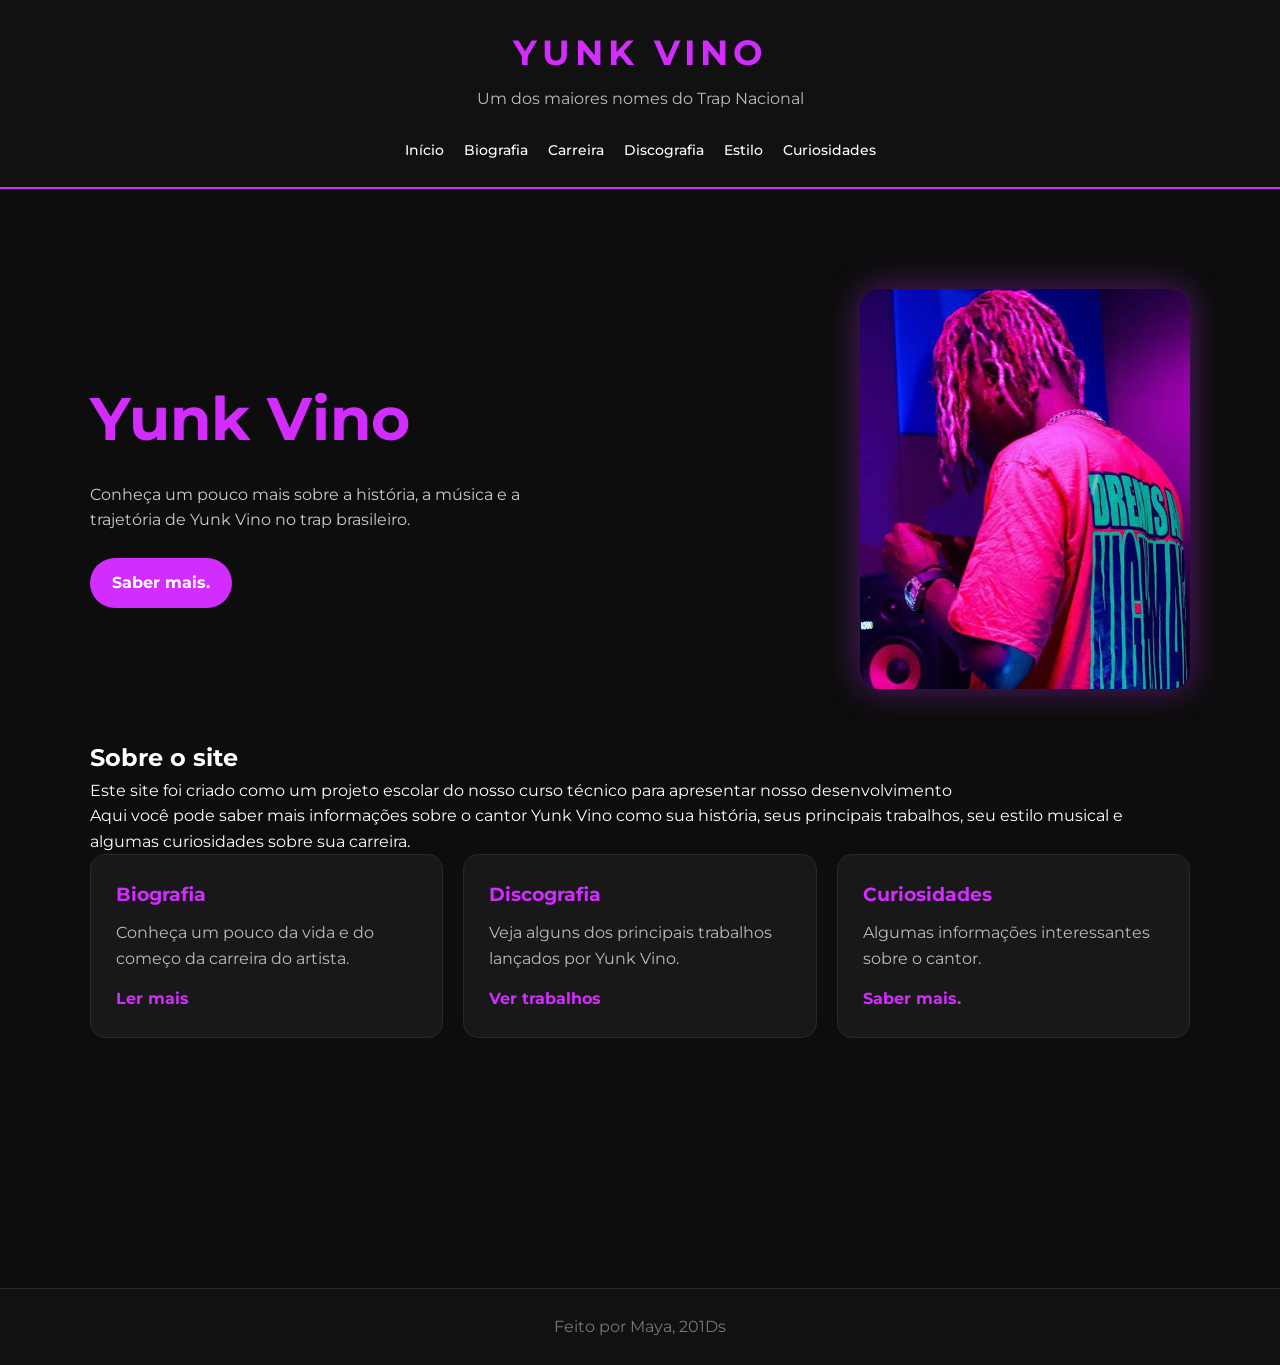
<file: index.html>
<!DOCTYPE html>
<html lang="pt-br">
<head>
    <meta charset="UTF-8">
    <meta name="viewport" content="width=device-width, initial-scale=1.0">
    <title>Yunk Vino | Início</title>
    <link rel="stylesheet" href="style.css">
</head>

<body>

<header>
    <h1>YUNK VINO</h1>
    <p>Um dos maiores nomes do Trap Nacional</p>

    <nav>
        <a href="index.html">Início</a>
        <a href="biog.html">Biografia</a>
        <a href="carreira.html">Carreira</a>
        <a href="disco.html">Discografia</a>
        <a href="estilo.html">Estilo</a>
        <a href="curiosidades.html">Curiosidades</a>
    </nav>
</header>

<main>

    <section class="hero">
        <div>
            <h2>Yunk Vino</h2>
            <p>
                Conheça um pouco mais sobre a história, a música e a
                trajetória de Yunk Vino no trap brasileiro.
            </p>

            <a class="botao" href="biog.html">Saber mais.</a>
        </div>

        <div class="foto-artista">
             <img src="img/imagesyunk.jpg" alt="fotoyunk">
        </div>
    </section>

    <section class="conteudo">
        <h2>Sobre o site</h2>

        <p>
            Este site foi criado como um projeto escolar do nosso curso técnico para apresentar nosso desenvolvimento 
        </p>

        <p>
           Aqui você pode saber mais informações sobre o cantor Yunk Vino como sua história, seus principais trabalhos,
            seu estilo musical e algumas curiosidades sobre sua carreira.
        </p>
    </section>

    <section class="cards">

        <div class="card">
            <h3> Biografia</h3>
            <p>Conheça um pouco da vida e do começo da carreira do artista.</p>
            <a href="biog.html">Ler mais</a>
        </div>

        <div class="card">
            <h3>Discografia</h3>
            <p>Veja alguns dos principais trabalhos lançados por Yunk Vino.</p>
            <a href="disco.html">Ver trabalhos</a>
        </div>

        <div class="card">
            <h3>Curiosidades</h3>
            <p>Algumas informações interessantes sobre o cantor.</p>
            <a href="curiosidades.html">Saber mais.</a>
        </div>

    </section>

</main>

<footer>
    <p>Feito por Maya, 201Ds</p>
</footer>

</body>
</html>
</file>
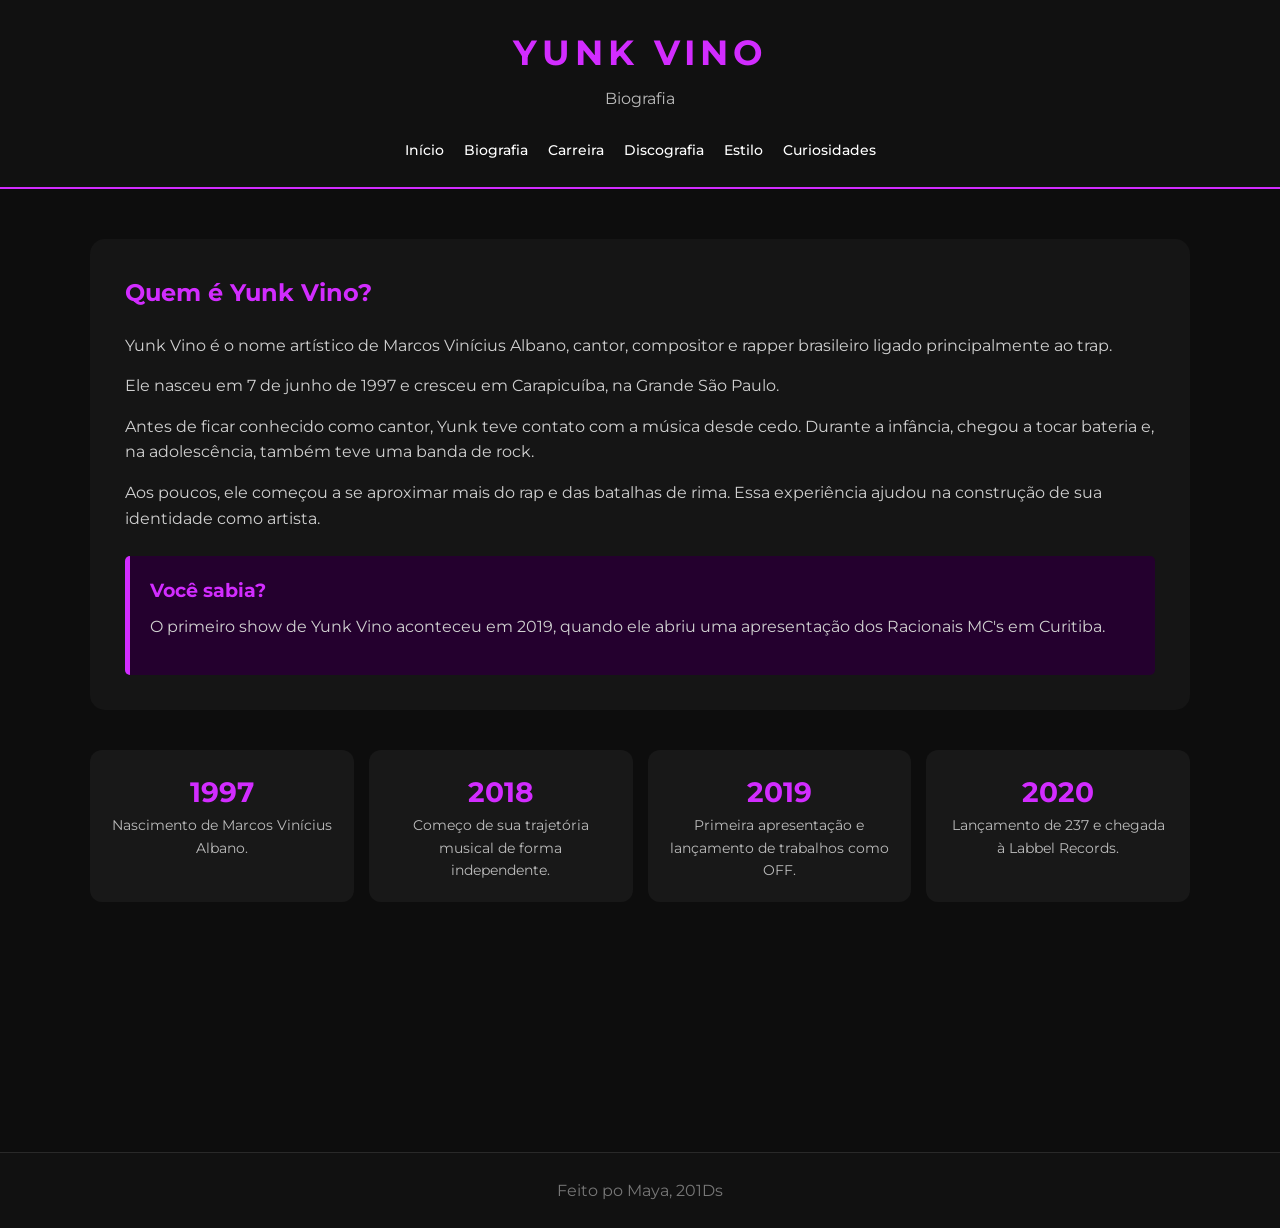
<file: bio.html>
<!DOCTYPE html>
<html lang="pt-br">
<head>
    <meta charset="UTF-8">
    <meta name="viewport" content="width=device-width, initial-scale=1.0">
    <title>Yunk Vino | Biografia</title>
    <link rel="stylesheet" href="style.css">
</head>

<body>

<header>
    <h1>YUNK VINO</h1>
    <p>Biografia</p>

     <nav>
        <a href="index.html">Início</a>
        <a href="biog.html">Biografia</a>
        <a href="carreira.html">Carreira</a>
        <a href="disco.html">Discografia</a>
        <a href="estilo.html">Estilo</a>
        <a href="curiosidades.html">Curiosidades</a>
    </nav>
</header>

<main>

    <section class="pagina">
        <h2>Quem é Yunk Vino?</h2>

        <p>
            Yunk Vino é o nome artístico de Marcos Vinícius Albano, cantor,
            compositor e rapper brasileiro ligado principalmente ao trap.
        </p>

        <p>
            Ele nasceu em 7 de junho de 1997 e cresceu em Carapicuíba,
            na Grande São Paulo.
        </p>

        <p>
            Antes de ficar conhecido como cantor, Yunk teve contato com a
            música desde cedo. Durante a infância, chegou a tocar bateria
            e, na adolescência, também teve uma banda de rock.
        </p>

        <p>
            Aos poucos, ele começou a se aproximar mais do rap e das
            batalhas de rima. Essa experiência ajudou na construção de
            sua identidade como artista.
        </p>

        <div class="destaque">
            <h3>Você sabia?</h3>
            <p>
                O primeiro show de Yunk Vino aconteceu em 2019, quando ele
                abriu uma apresentação dos Racionais MC's em Curitiba.
            </p>
        </div>
    </section>

    <section class="timeline">

        <div>
            <strong>1997</strong>
            <p>Nascimento de Marcos Vinícius Albano.</p>
        </div>

        <div>
            <strong>2018</strong>
            <p>Começo de sua trajetória musical de forma independente.</p>
        </div>

        <div>
            <strong>2019</strong>
            <p>Primeira apresentação e lançamento de trabalhos como OFF.</p>
        </div>

        <div>
            <strong>2020</strong>
            <p>Lançamento de 237 e chegada à Labbel Records.</p>
        </div>

    </section>

</main>

<footer>
    <p>Feito po Maya, 201Ds</p>
</footer>

</body>
</html>
</file>
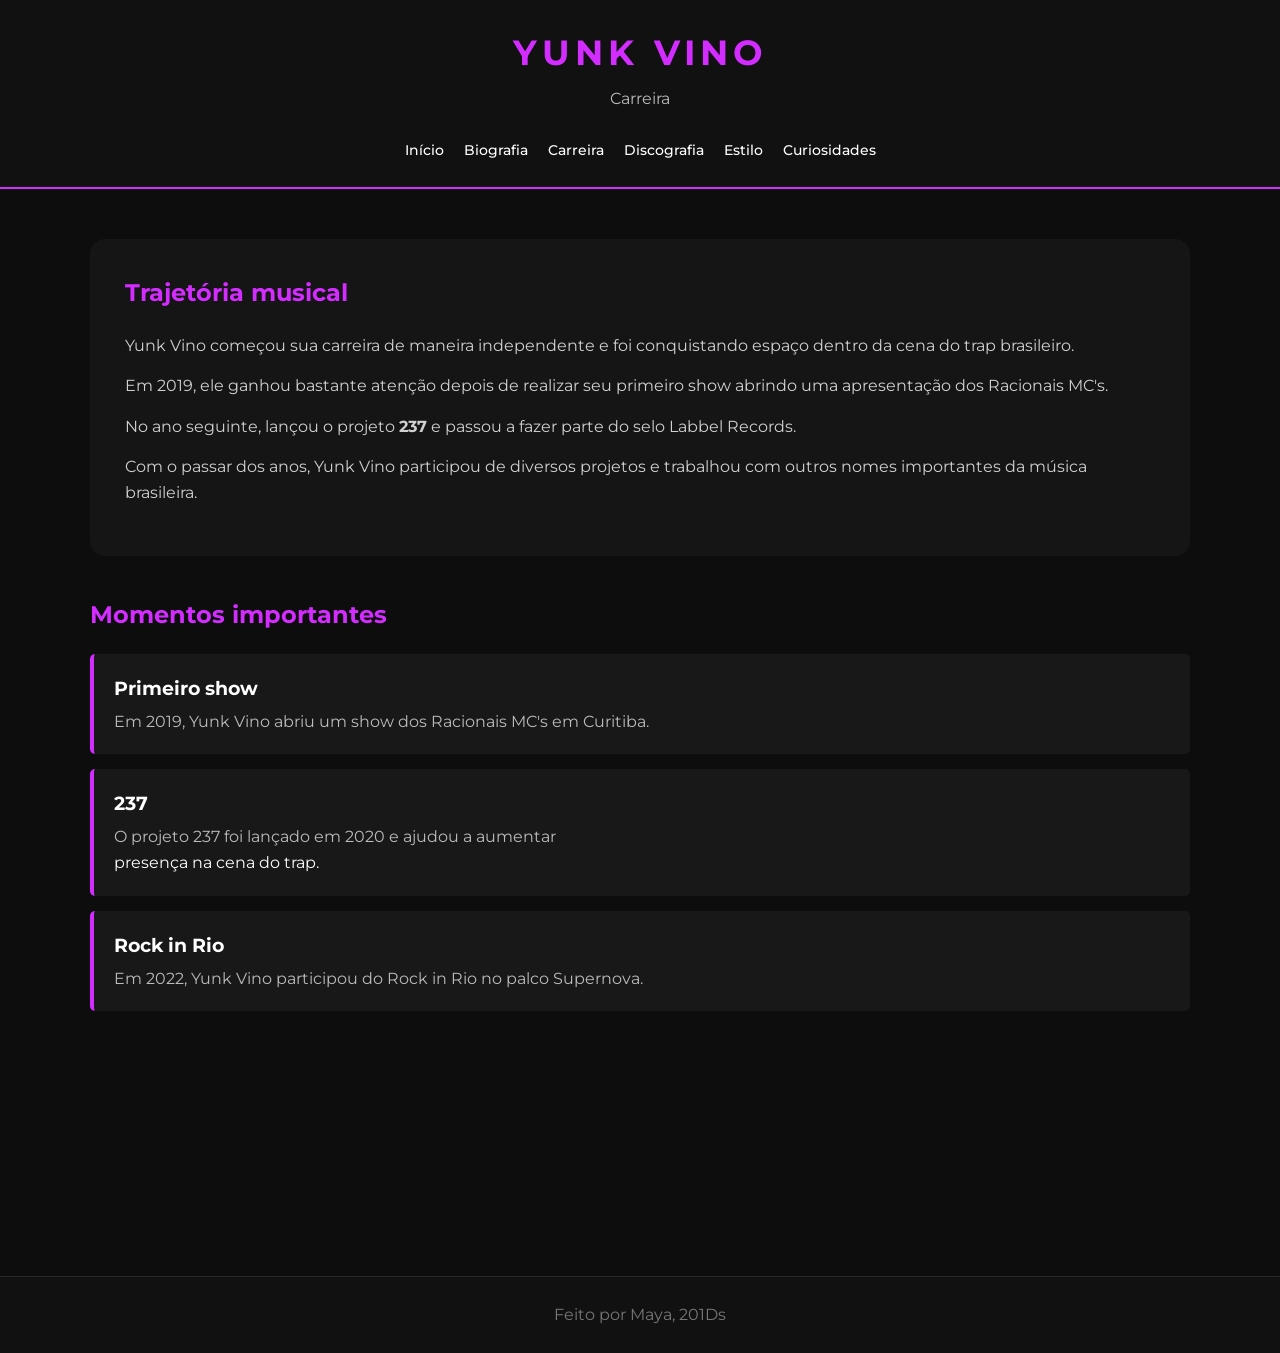
<file: carreira.html>
<!DOCTYPE html>
<html lang="pt-br">
<head>
    <meta charset="UTF-8">
    <meta name="viewport" content="width=device-width, initial-scale=1.0">
    <title>Yunk Vino | Carreira</title>
    <link rel="stylesheet" href="style.css">
</head>

<body>

<header>
    <h1>YUNK VINO</h1>
    <p>Carreira</p>

    <nav>
        <a href="index.html">Início</a>
        <a href="biog.html">Biografia</a>
        <a href="carreira.html">Carreira</a>
        <a href="disco.html">Discografia</a>
        <a href="estilo.html">Estilo</a>
        <a href="curiosidades.html">Curiosidades</a>
    </nav>
</header>

<main>

    <section class="pagina">
        <h2>Trajetória musical</h2>

        <p>
            Yunk Vino começou sua carreira de maneira independente e foi
            conquistando espaço dentro da cena do trap brasileiro.
        </p>

        <p>
       Em 2019, ele ganhou bastante atenção depois de realizar seu
      primeiro show abrindo uma apresentação dos Racionais MC's.
        </p>

        <p>
     No ano seguinte, lançou o projeto <strong>237</strong> e passou
     a fazer parte do selo Labbel Records.
     </p>

    <p>
    Com o passar dos anos, Yunk Vino participou de diversos projetos
     e trabalhou com outros nomes importantes da música brasileira.
        </p>
    </section>

    <section class="conquista">

        <h2>Momentos importantes</h2>

        <div class="item">
     <h3>Primeiro show</h3>
    <p>Em 2019, Yunk Vino abriu um show dos Racionais MC's em Curitiba.</p>
    </div>

        <div class="item">
    <h3>237</h3>
<p>O projeto 237 foi lançado em 2020 e ajudou a aumentar</p>
 presença na cena do trap.</p>
            </div>

        <div class="item">
            <h3>Rock in Rio</h3>
            <p>Em 2022, Yunk Vino participou do Rock in Rio no palco Supernova.</p> 
            </div>

    </section>

</main>

<footer>
    <p>Feito por Maya, 201Ds</p>
</footer>

</body>
</html>
</file>
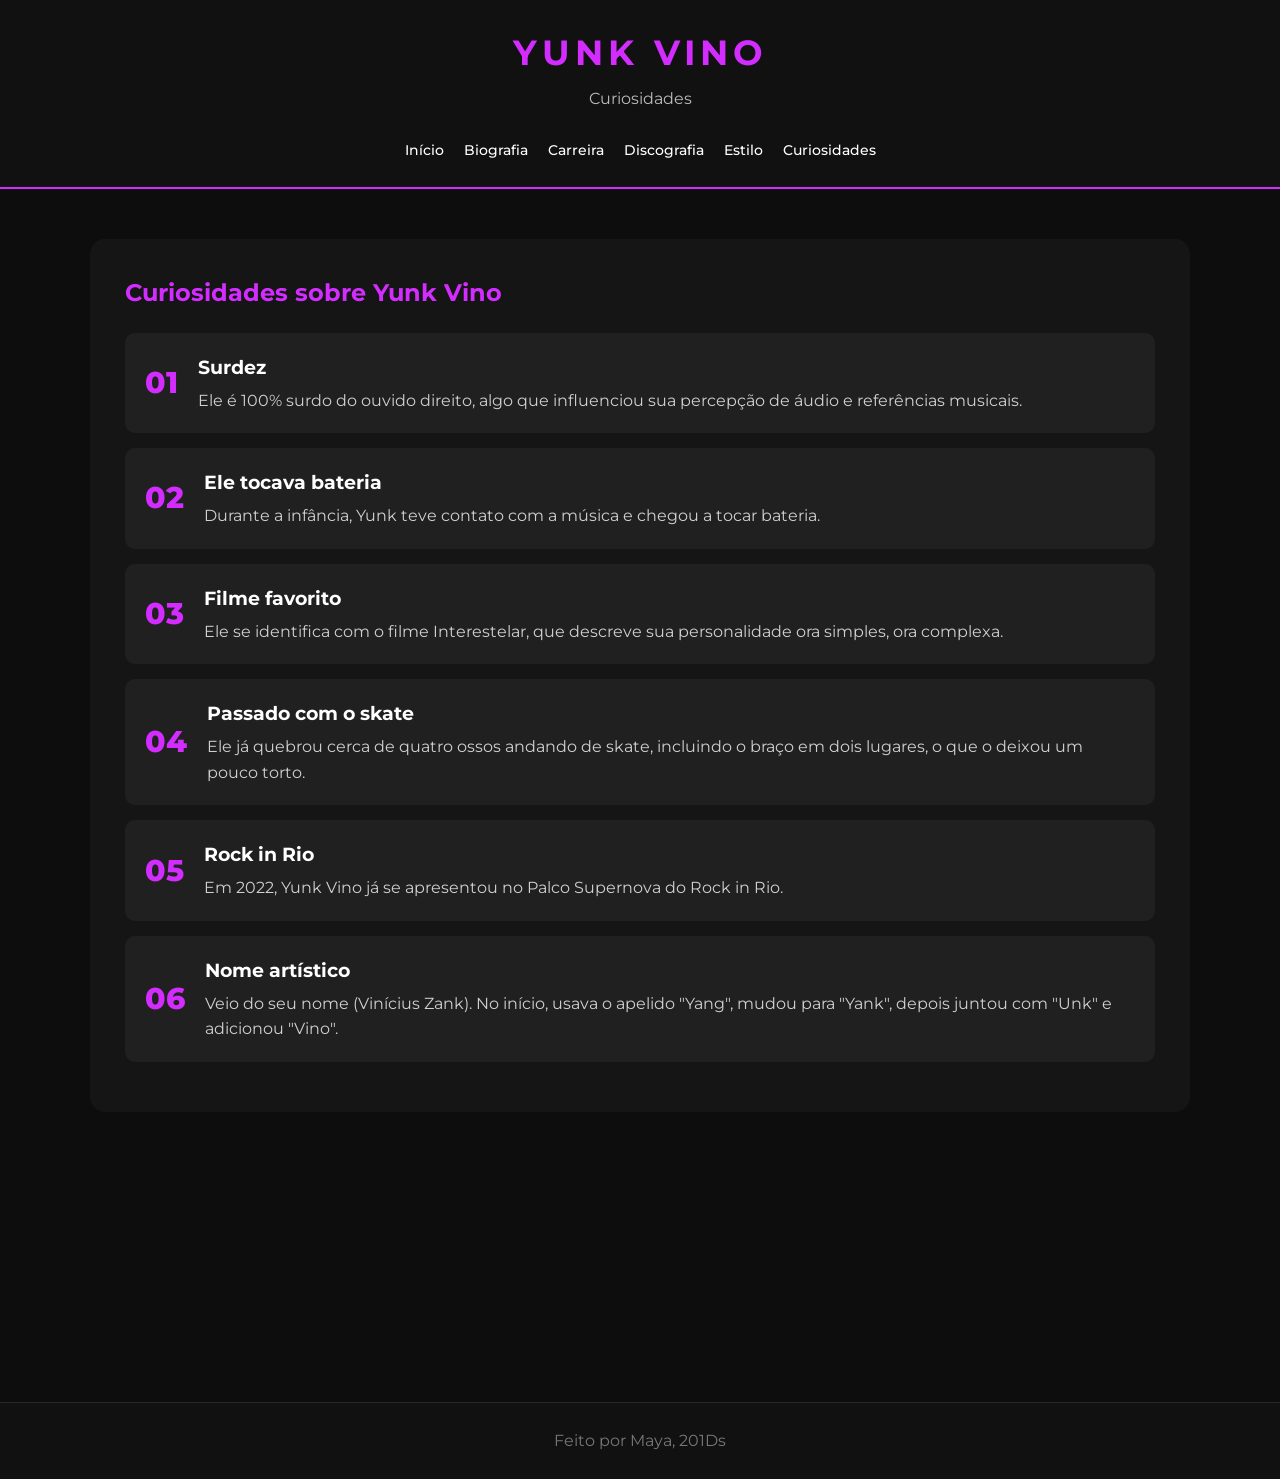
<file: curiosidades.html>
<!DOCTYPE html>
<html lang="pt-br">
<head>
    <meta charset="UTF-8">
    <meta name="viewport" content="width=device-width, initial-scale=1.0">
    <title>Yunk Vino | Curiosidades</title>
    <link rel="stylesheet" href="style.css">
</head>

<body>

<header>
    <h1>YUNK VINO</h1>
    <p>Curiosidades</p>

     <nav>
        <a href="index.html">Início</a>
        <a href="biog.html">Biografia</a>
        <a href="carreira.html">Carreira</a>
        <a href="disco.html">Discografia</a>
        <a href="estilo.html">Estilo</a>
        <a href="curiosidades.html">Curiosidades</a>
    </nav>
</header>

<main>

    <section class="pagina">

        <h2>Curiosidades sobre Yunk Vino</h2>

        <div class="curiosidade">
            <span>01</span>
            <div>
                <h3>Surdez</h3>
                <p>
                  Ele é 100% surdo do ouvido direito, algo que influenciou sua percepção de áudio e referências musicais.
                </p>
            </div>
        </div>

        <div class="curiosidade">
            <span>02</span>
            <div>
                <h3>Ele tocava bateria</h3>
                <p>
                    Durante a infância, Yunk teve contato com a música
                    e chegou a tocar bateria.
                </p>
            </div>
        </div>

        <div class="curiosidade">
            <span>03</span>
            <div>
                <h3>Filme favorito</h3>
                <p>
                   Ele se identifica com o filme Interestelar, que descreve sua personalidade ora simples, ora complexa.
                </p>
            </div>
        </div>

        <div class="curiosidade">
            <span>04</span>
            <div>
                <h3>Passado com o skate</h3>
                <p>
                 Ele já quebrou cerca de quatro ossos andando de skate, incluindo o braço em dois lugares, o que o deixou um pouco torto.
                </p>
            </div>
        </div>

        <div class="curiosidade">
            <span>05</span>
            <div>
                <h3>Rock in Rio</h3>
                <p>
                    Em 2022, Yunk Vino já se apresentou no Palco Supernova
                    do Rock in Rio.
                </p>
            </div>
        </div>

        <div class="curiosidade">
            <span>06</span>
            <div>
                <h3>Nome artístico</h3>
                <p>
                    Veio do seu nome (Vinícius Zank). No início, usava o apelido "Yang", mudou para "Yank", depois juntou com "Unk" e adicionou "Vino".
                </p>
            </div>
        </div>

    </section>

</main>

<footer>
    <p>Feito por Maya, 201Ds</p>
</footer>

</body>
</html>
</file>
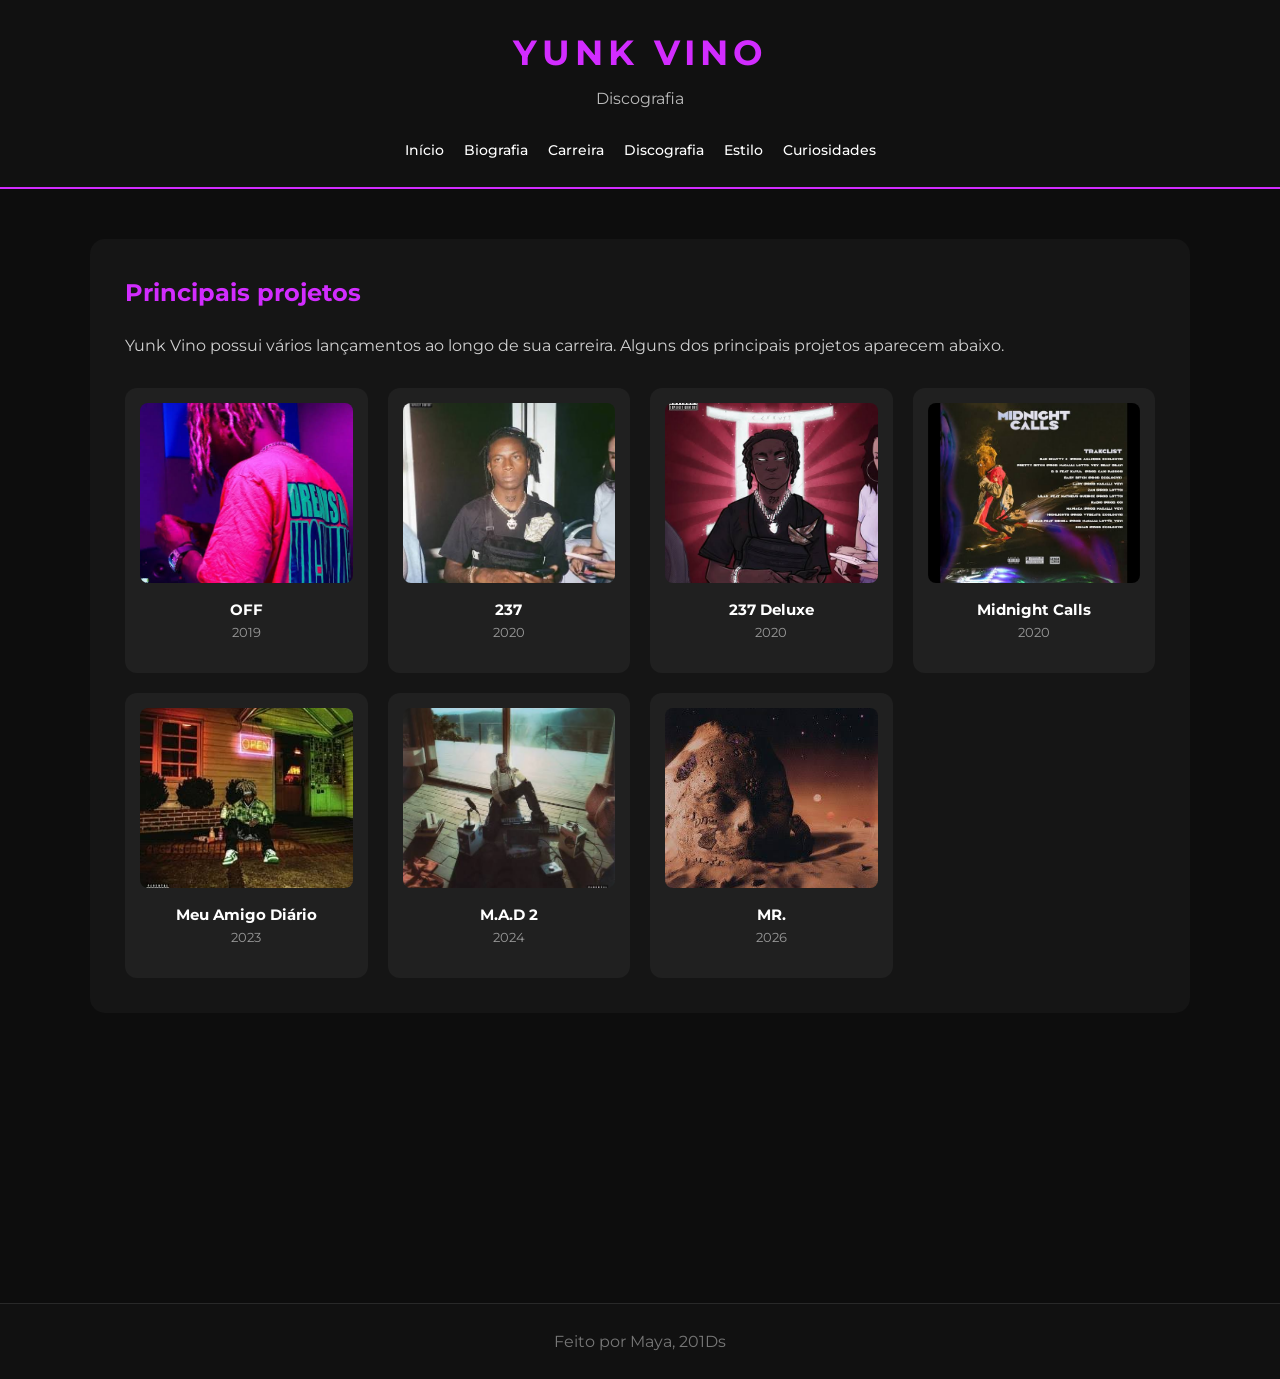
<file: disco.html>
<!DOCTYPE html>
<html lang="pt-br">
<head>
    <meta charset="UTF-8">
    <meta name="viewport" content="width=device-width, initial-scale=1.0">
    <title>Yunk Vino | Discografia</title>
      <link rel="stylesheet" href="style.css">
</head>

<body>

<header>
    <h1>YUNK VINO</h1>
    <p>Discografia</p>

     <nav>
        <a href="index.html">Início</a>
        <a href="biog.html">Biografia</a>
        <a href="carreira.html">Carreira</a>
        <a href="disco.html">Discografia</a>
        <a href="estilo.html">Estilo</a>
        <a href="curiosidades.html">Curiosidades</a>
    </nav>
</header>

<main>

    <section class="pagina">
        <h2>Principais projetos</h2>

        <p>
            Yunk Vino possui vários lançamentos ao longo de sua carreira.
            Alguns dos principais projetos aparecem abaixo.
        </p>

        <div class="albuns">

            <div class="album">
              
             <img src="img/imagesyunk.jpg" alt="fotooff">
       
                <h3>OFF</h3>
                <p>2019</p>
            </div>

            <div class="album">
                <img src="img/yunk23723.jpg" alt="foto237">
                <h3>237</h3>
                <p>2020</p>
            </div>

            <div class="album">
                 <img src="img/yunk237deluxe.jpg" alt="foto237deluxe">
                <h3>237 Deluxe</h3>
                <p>2020</p>
            </div>

            <div class="album">
                 <img src="img/yunkcalls.jpg" alt="foto237deluxe">
                <h3>Midnight Calls</h3>
                <p>2020</p>
            </div>

            <div class="album">
                 <img src="img/yunkmad1.2.jpg" alt="foto237deluxe">
                <h3>Meu Amigo Diário</h3>
                <p>2023</p>
            </div>

            <div class="album">
                <img src="img/yunkmad2.jpg" alt="foto237deluxe">
                <h3>M.A.D 2</h3>
                <p>2024</p>
            </div>

            <div class="album">
                <img src="img/yunkmr.jpg" alt="foto237deluxe">
                <h3>MR.</h3>
                <p>2026</p>
            </div>

        </div>
    </section>

</main>

<footer>
    <p>Feito por Maya, 201Ds</p>
</footer>

</body>
</html>
</file>
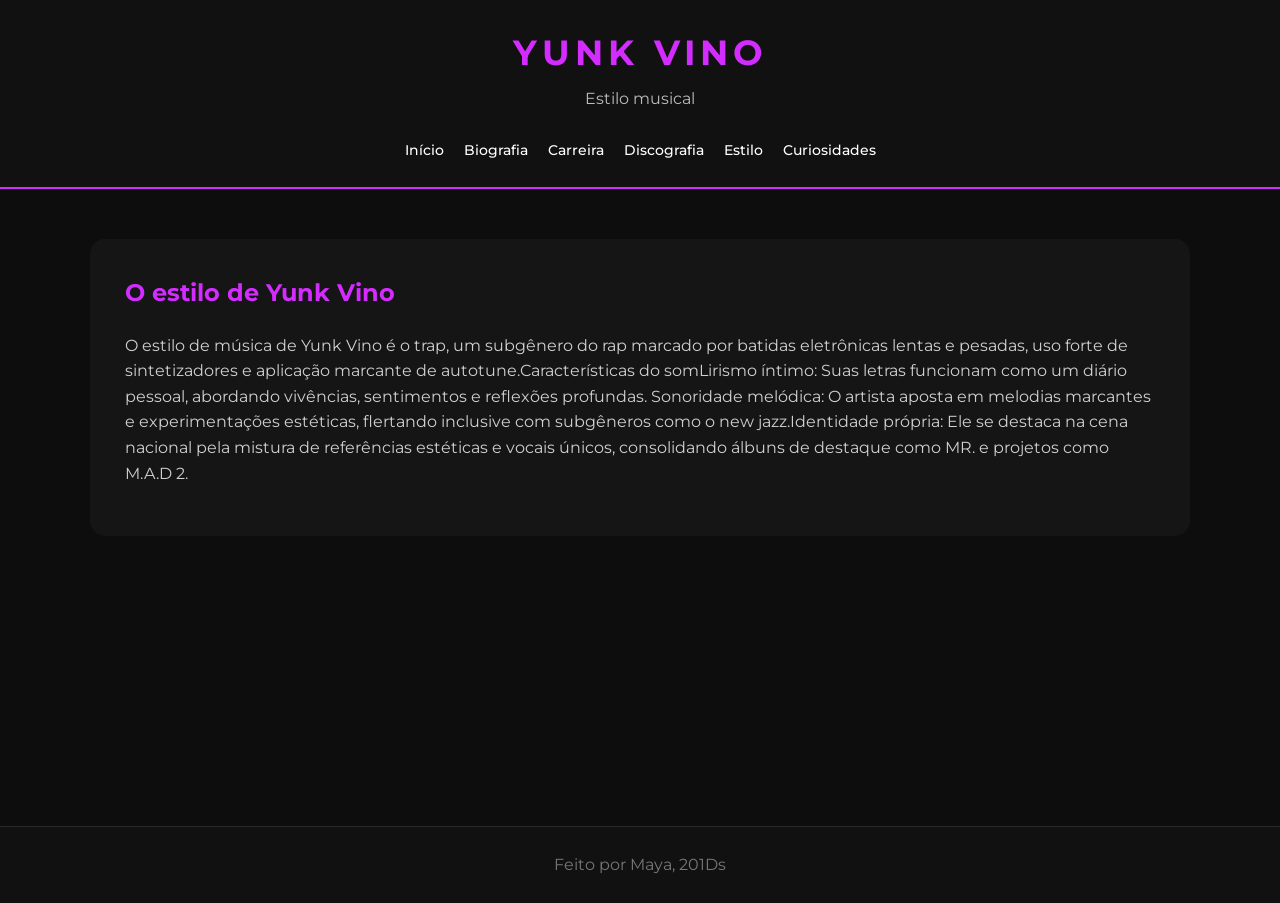
<file: estilo.html>
<!DOCTYPE html>
<html lang="pt-br">
<head>
    <meta charset="UTF-8">
    <meta name="viewport" content="width=device-width, initial-scale=1.0">
    <title>Yunk Vino | Estilo Musical</title>
      <link rel="stylesheet" href="style.css">
</head>

<body>

<header>
    <h1>YUNK VINO</h1>
    <p>Estilo musical</p>

     <nav>
        <a href="index.html">Início</a>
        <a href="biog.html">Biografia</a>
        <a href="carreira.html">Carreira</a>
        <a href="disco.html">Discografia</a>
        <a href="estilo.html">Estilo</a>
        <a href="curiosidades.html">Curiosidades</a>
    </nav>
</header>

<main>

    <section class="pagina">

        <h2>O estilo de Yunk Vino</h2>

        <p>
         O estilo de música de Yunk Vino é o trap, um subgênero do rap marcado por batidas eletrônicas lentas e pesadas, uso forte de sintetizadores e 
         aplicação marcante de autotune.Características do somLirismo íntimo: Suas letras funcionam como um diário pessoal, abordando vivências, sentimentos e reflexões profundas.
         Sonoridade melódica: O artista aposta em melodias marcantes e experimentações estéticas, flertando inclusive com subgêneros como o new jazz.Identidade própria: Ele se destaca na cena nacional pela mistura de referências estéticas e vocais únicos, consolidando álbuns de destaque como MR. e projetos como M.A.D 2.
        </p>
 
        

    </section>

</main>

<footer>
    <p>Feito por Maya, 201Ds</p>
</footer>

</body>
</html>
</file>
<file: style.css>
@import url('https://fonts.googleapis.com/css2?family=Montserrat:wght@400;500;700;800&display=swap');
 
* {
    margin: 0;
    padding: 0;
    box-sizing: border-box;
}
 
body {
    font-family: 'Montserrat', sans-serif;
    background-color: #0d0d0d;
    color: #ffffff;
    line-height: 1.6;
}
 
header {
    background-color: #111111;
    text-align: center;
    padding: 25px 15px;
    border-bottom: 2px solid #d22cff;
}
 
header h1 {
    color: #d22cff;
    font-size: 35px;
    letter-spacing: 5px;
}
 
header p {
    color: #bbbbbb;
    margin-top: 5px;
}
 
nav {
    margin-top: 25px;
}
 
nav a {
    color: white;
    text-decoration: none;
    margin: 5px 8px;
    font-size: 14px;
    font-weight: 500;
}
 
nav a:hover {
    color: #d22cff;
}
 
main {
    width: 90%;
    max-width: 1100px;
    margin: auto;
    padding: 50px 0;
}
 
.hero {
    min-height: 500px;
    display: flex;
    align-items: center;
    justify-content: space-between;
    gap: 40px;
}
 
.hero h2 {
    color: #d22cff;
    font-size: 60px;
    margin-bottom: 15px;
}
 
.hero p {
    color: #cccccc;
    max-width: 500px;
    margin-bottom: 25px;
}
 
.botao {
    display: inline-block;
    background-color: #d22cff;
    color: white;
    padding: 12px 22px;
    border-radius: 25px;
    text-decoration: none;
    font-weight: bold;
}
 
.botao:hover {
    background-color: #8e00bd;
}
 
.foto-artista {
    width: 330px;
    height: 400px;
    overflow: hidden;
    background: linear-gradient(135deg, #360047, #a800d6, #111111);
    border-radius: 20px;
    display: flex;
    justify-content: center;
    align-items: center;
    box-shadow: 0 0 35px rgba(198, 44, 255, 0.4);
}
 
.foto-artista img {
    width: 100%;
    height: 100%;
    object-fit: cover;
    display: block;
}
 
.foto-artista span {
    color: white;
    font-size: 40px;
    font-weight: 800;
    text-align: center;
    letter-spacing: 5px;
}
 
.pagina {
    background-color: #151515;
    padding: 35px;
    border-radius: 15px;
    margin-bottom: 40px;
}
 
.pagina h2 {
    color: #d22cff;
    margin-bottom: 20px;
}
 
.pagina p {
    color: #d0d0d0;
    margin-bottom: 15px;
}
 
.destaque {
    background-color: #24002e;
    border-left: 5px solid #d22cff;
    padding: 20px;
    margin-top: 25px;
    border-radius: 5px;
}
 
.destaque h3 {
    color: #d22cff;
    margin-bottom: 8px;
}
 
.cards {
    display: grid;
    grid-template-columns: 1fr 1fr 1fr;
    gap: 20px;
}
 
.card {
    background-color: #181818;
    padding: 25px;
    border-radius: 15px;
    border: 1px solid #292929;
}
 
.card h3 {
    color: #d22cff;
    margin-bottom: 10px;
}
 
.card p {
    color: #bbbbbb;
    margin-bottom: 15px;
}
 
.card a {
    color: #d22cff;
    text-decoration: none;
    font-weight: bold;
}
 
.timeline {
    display: grid;
    grid-template-columns: 1fr 1fr 1fr 1fr;
    gap: 15px;
}
 
.timeline div {
    background-color: #181818;
    padding: 20px;
    border-radius: 12px;
    text-align: center;
}
 
.timeline strong {
    display: block;
    color: #d22cff;
    font-size: 28px;
}
 
.timeline p {
    color: #bbbbbb;
    font-size: 14px;
}
 
.conquista {
    margin-top: 30px;
}
 
.conquista h2 {
    color: #d22cff;
    margin-bottom: 20px;
}
 
.item {
    background-color: #181818;
    margin-bottom: 15px;
    padding: 20px;
    border-left: 4px solid #d22cff;
    border-radius: 5px;
}
 
.item h3 {
    margin-bottom: 5px;
}
 
.item p {
    color: #bbbbbb;
}
 
.albuns {
    display: grid;
    grid-template-columns: 1fr 1fr 1fr 1fr;
    gap: 20px;
    margin-top: 30px;
}
 
.album {
    background-color: #202020;
    padding: 15px;
    border-radius: 12px;
    text-align: center;
}
 
.capa {
    height: 180px;
    background: linear-gradient(135deg, #390047, #b500e5);
    display: flex;
    justify-content: center;
    align-items: center;
    color: white;
    font-size: 25px;
    font-weight: 800;
    margin-bottom: 15px;
    border-radius: 8px;
}
 
.album img {
    width: 100%;
    height: 180px;
    object-fit: cover;
    border-radius: 8px;
    margin-bottom: 15px;
    display: block;
}
 
.album h3 {
    font-size: 15px;
}
 
.album p {
    color: #999999;
    font-size: 13px;
}
 
.estilo-box {
    display: grid;
    grid-template-columns: 1fr 1fr 1fr;
    gap: 20px;
    margin-top: 30px;
}
 
.estilo-box div {
    background-color: #202020;
    padding: 25px;
    border-radius: 12px;
    text-align: center;
}
 
.estilo-box h3 {
    color: #d22cff;
    margin-bottom: 10px;
}
 
.curiosidade {
    display: flex;
    gap: 20px;
    align-items: center;
    background-color: #202020;
    padding: 20px;
    margin-bottom: 15px;
    border-radius: 10px;
}
 
.curiosidade span {
    color: #d22cff;
    font-size: 30px;
    font-weight: 800;
}
 
.curiosidade h3 {
margin-bottom: 5px;
}
 
.curiosidade p {
margin: 0;
}
 
footer {
text-align: center;
background-color: #111111;
color: #777777;
padding: 25px;
margin-top: 30px;
border-top: 1px solid #292929;
position: relative;
margin-top: 200px;
bottom: 0;
width: 100%;
z-index: 1000;
}
 
@media (max-width: 800px) {
    .hero {
    flex-direction: column;
    text-align: center;
    }
 
    .hero h2 {
    font-size: 45px;
    }
 
    .foto-artista {
    width: 280px;
    height: 330px;
    }
 
    .cards {
    grid-template-columns: 1fr 1fr;
    }
 
    .timeline {
    grid-template-columns: 1fr 1fr;
    }
 
    .albuns {
    grid-template-columns: 1fr 1fr;
    }
 
    .estilo-box {
    grid-template-columns: 1fr 1fr;
    }
 
    nav a {
    display: inline-block;
    }
}
 
@media (max-width: 550px) {
    .cards {
    grid-template-columns: 1fr;
    }
 
    .timeline {
    grid-template-columns: 1fr;
    }
 
    .albuns {
    grid-template-columns: 1fr;
    }
 
    .estilo-box {
  grid-template-columns: 1fr;
    }
 
    .pagina {
    padding: 22px;
    }
 
    .hero h2 {
    font-size: 38px;
    }
}
</file>
